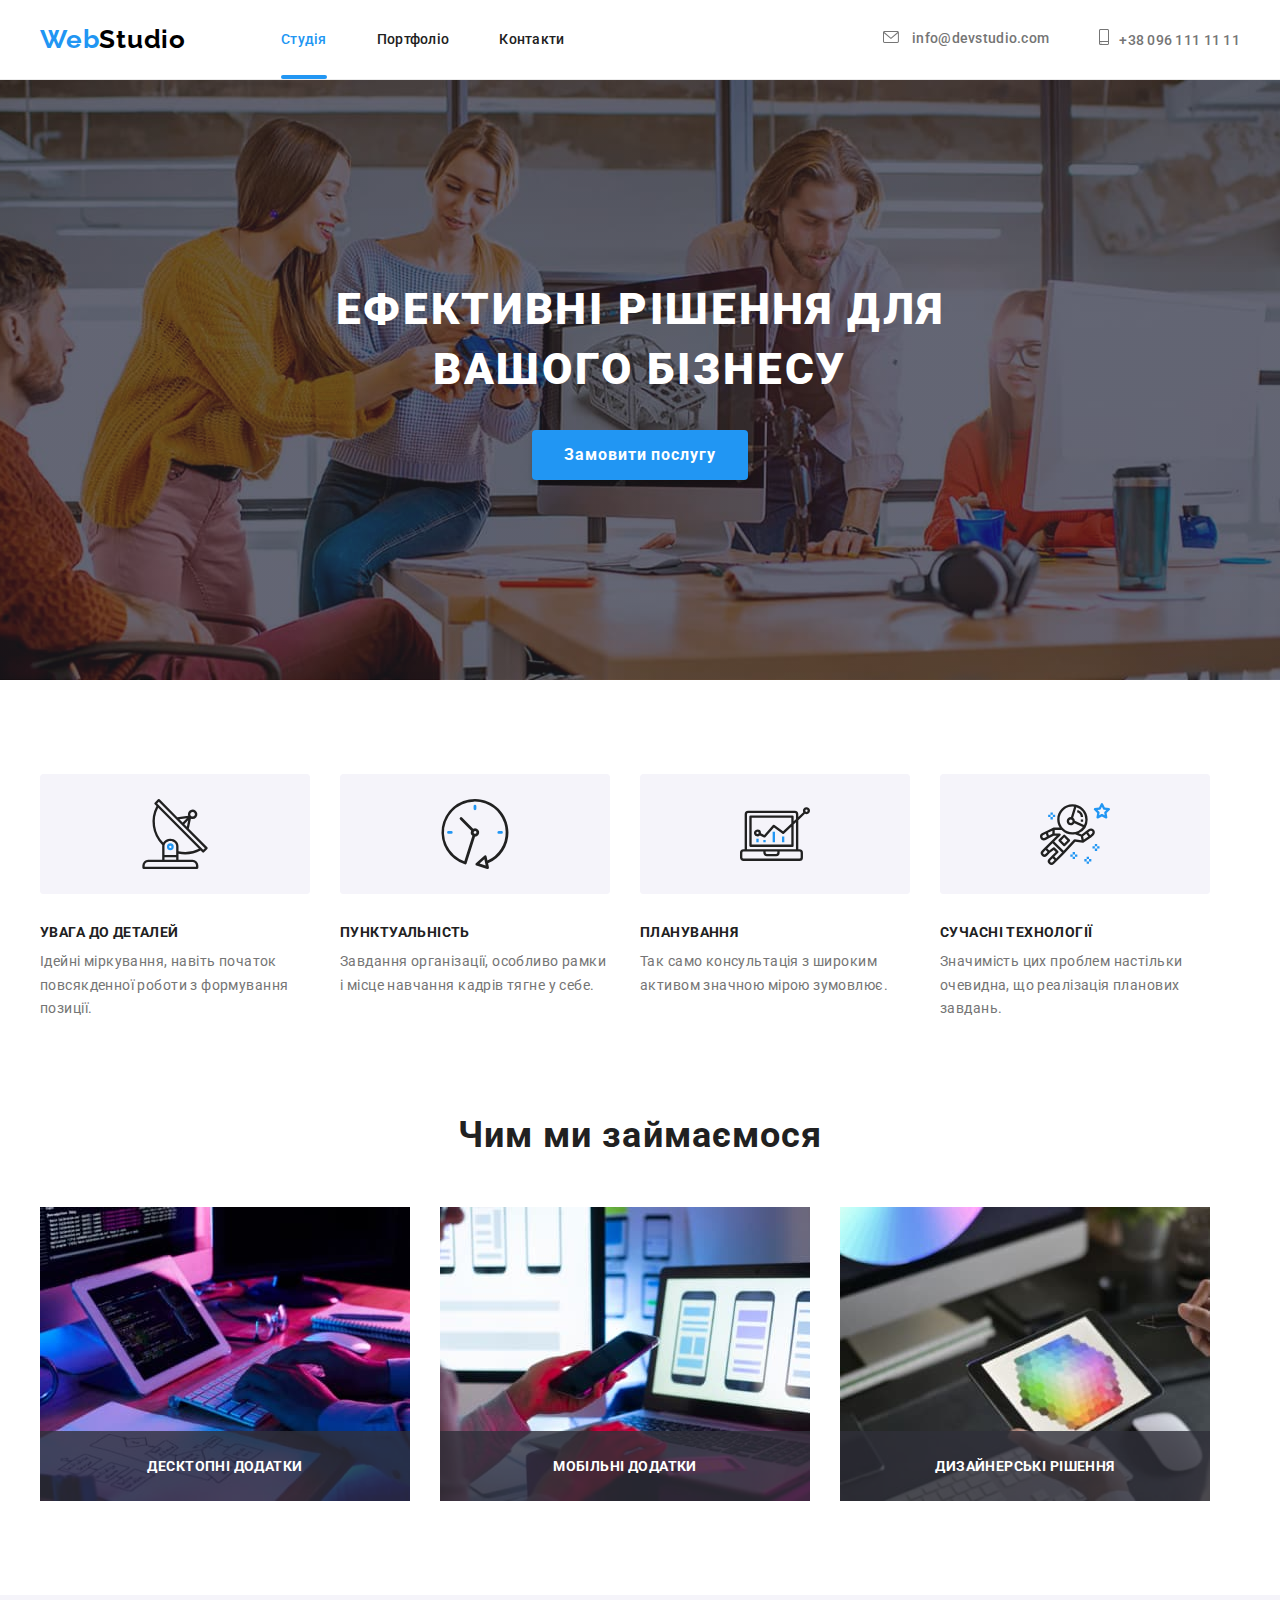
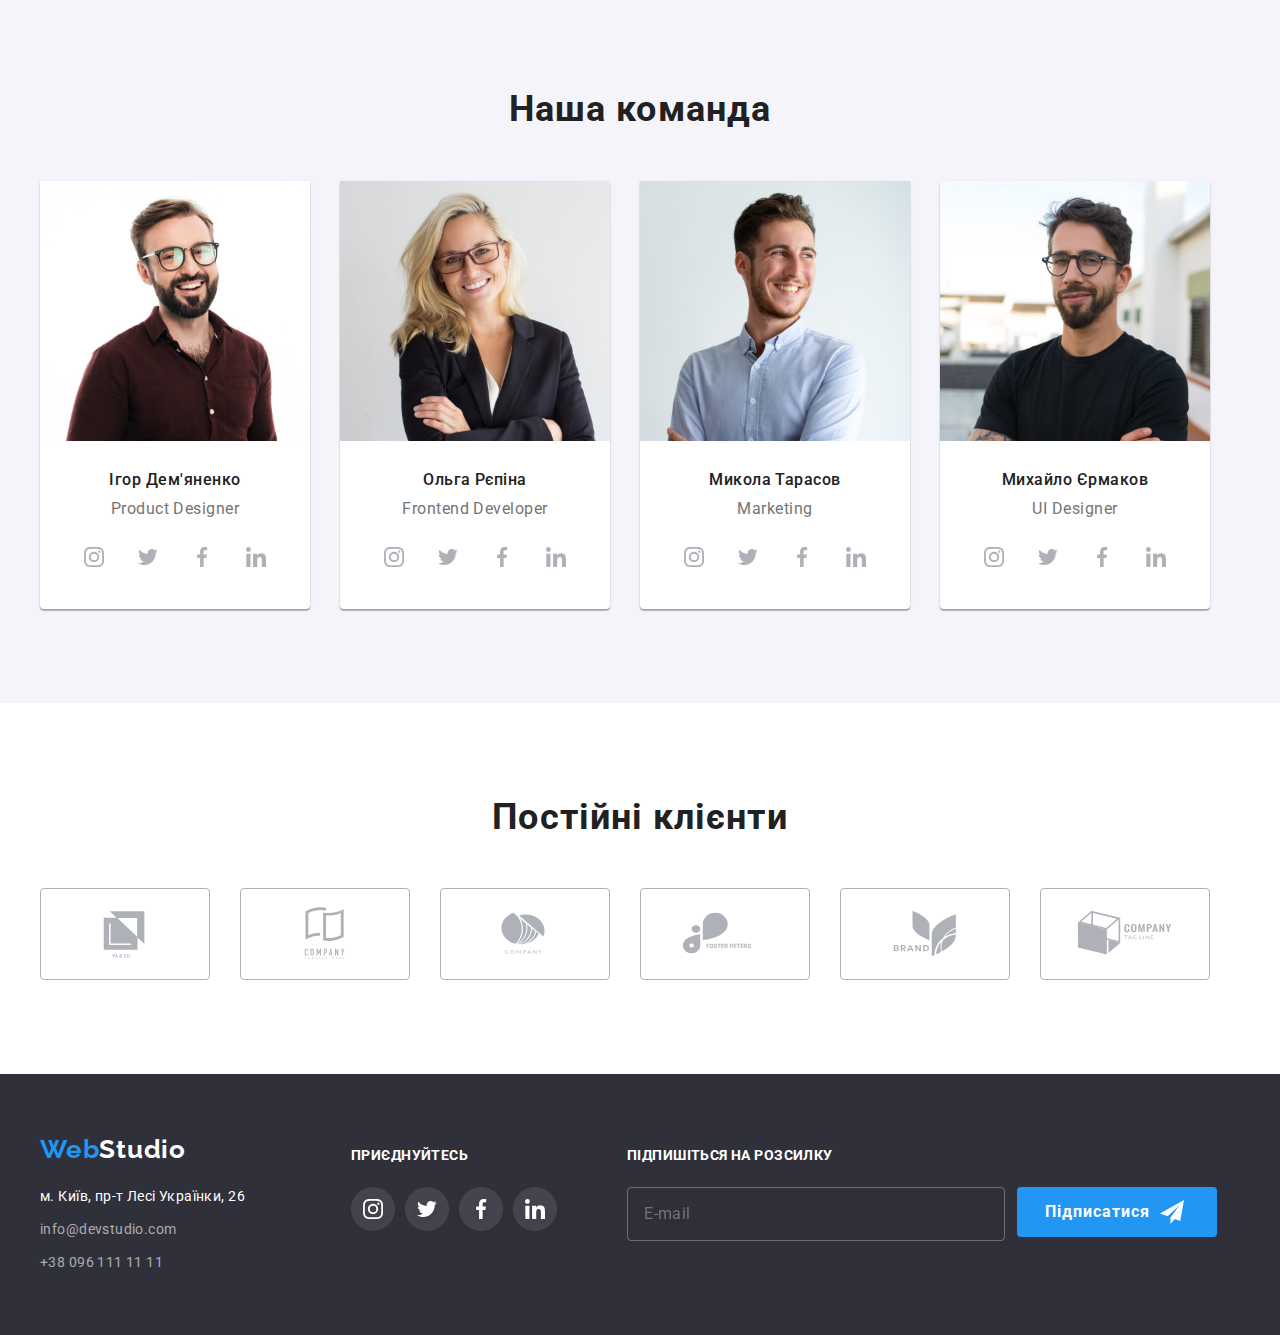
<file: index.html>
<!DOCTYPE html>
<html lang="uk">

<head>
    <meta charset="UTF-8">
    <meta http-equiv="X-UA-Compatible" content="IE=edge">
    <meta name="viewport" content="width=device-width, initial-scale=1.0">
    <link href="link" rel="preconnect">
<link rel="preconnect" href="https://fonts.gstatic.com" crossorigin>
<link rel="stylesheet" href="https://cdnjs.cloudflare.com/ajax/libs/modern-normalize/1.1.0/modern-normalize.min.css"
    integrity="sha512-wpPYUAdjBVSE4KJnH1VR1HeZfpl1ub8YT/NKx4PuQ5NmX2tKuGu6U/JRp5y+Y8XG2tV+wKQpNHVUX03MfMFn9Q=="
    crossorigin="anonymous" referrerpolicy="no-referrer" />
<link href="https://fonts.googleapis.com/css2?family=Raleway:wght@700&family=Roboto:wght@400;500;700;900&display=swap" rel="stylesheet">
    <title>Document</title>
    <link rel="stylesheet" href="./css/normalize.css">
    <link rel="stylesheet" href="./css/main.min.css">
   
</head>

<body>
    
   
        <header class="header">
            <div class="container main-header">
            <a href="./index.html" class="logo link" lang="en">Web<span class="logo__header">Studio</span> </a>
            <ul class="site-nav-list">
                <li class="site-nav-list__item"><a href="./index.html" class="site-nav-list__link current navigation-link">Студія</a></li>
                <li class="site-nav-list__item"><a href="./portfolio.html" class="site-nav-list__link ">Портфоліо</a></li>
                <li class="site-nav-list__item"><a href="" class="site-nav-list__link ">Контакти</a></li>
            </ul>
            <ul class="contact-list">
                <li class="contact-list__item"><a href="info@devstudio.com" class="contact-list__header-contact"> <svg class="mail-icon" width="16" height="12">
                    <use href="./image/icons.svg#icon-envelope"></use>
                </svg> info@devstudio.com</a></li>
                <li class="contact-list__item"><a href="tel:+380961111111" class="contact-list__header-contact"> <svg class="mail-icon" width="10" height="16">
                    <use href="./image/icons.svg#icon-smartphone"></use>
                </svg>+38 096 111 11 11</a></li>
            </ul>
            </div>
        </header>
    
    <main class="main">
        <section class="hero">
            <div class="container">
            <h1 class="hero__title">Ефективні рішення для вашого бізнесу</h1>
            <button type="button" class="hero__service-button" data-modal-open>Замовити послугу</button>
            </div>
        </section>
        <section class="benefits section">
            <div class="container">
            <h2 class="visually-hidden">Переваги</h2>
            <ul class="benefits__list list">
                <li class=" benefits__item">
                    <div class="benefits__contents"><svg class="benefits__icon" width="270" height="120">
                        <use href="./image/icons.svg#icon-Group-1"></use>
                    </svg></div>
                   
                    <h3 class="benefits__subtitle">УВАГА ДО ДЕТАЛЕЙ</h3>
                    <p class="benefits__text">Ідейні міркування, навіть початок повсякденної роботи з формування позиції.</p>
                </li>
                <li class="benefits__item">
                    <div class="benefits__contents">
                    <svg class="benefits__icon" width="270" height="120">
                        <use href="./image/icons.svg#icon-Group-2"></use>
                    </svg></div>
                    <h3 class="benefits__subtitle">ПУНКТУАЛЬНІСТЬ</h3>
                    <p class="benefits__text">Завдання організації, особливо рамки і місце навчання кадрів тягне у себе.</p>
                </li>
                <li class="benefits__item">
                    <div class="benefits__contents">
                    <svg class="benefits__icon" width="270" height="120">
                        <use href="./image/icons.svg#icon-Group-3"></use>
                    </svg></div>
                    <h3 class="benefits__subtitle">ПЛАНУВАННЯ</h3>
                    <p class="benefits__text">Так само консультація з широким активом значною мірою зумовлює.</p>
                </li>
                <li class="benefits__item">
                    <div class="benefits__contents">
                    <svg class="benefits__icon" width="270" height="120">
                        <use href="./image/icons.svg#icon-Group-4"></use>
                    </svg></div>
                    <h3 class="benefits__subtitle">СУЧАСНІ ТЕХНОЛОГІЇ</h3>
                    <p class="benefits__text">Значимість цих проблем настільки очевидна, що реалізація планових завдань.</p>
                </li>
            </ul>
            </div>
        </section>
        <section class="gallery section">
            <div class="container">
            <h3 class="gallery__title">Чим ми займаємося</h3>
            <ul class="gallery__list list">
                <li class="gallery__item">
                    <div class="gallery__thumb">
                    <img width="370" src="./image/box11.jpg" alt="програмне забезпечення">
                   <div class="gallery__desc"><p class="gallery__text">Десктопні додатки</p></div> 
                    </div>
                </li>
                <li class="gallery__item">
                    <div class="gallery__thumb">
                    <img width="370" src="./image/box12.jpg" alt="технічні характеристики">
                    <div class="gallery__desc"><p class="gallery__text">Мобільні додатки</p></div>
                    </div>
                </li>
                <li class="gallery__item">
                    <div class="gallery__thumb">
                    <img width="370" src="./image/box13.jpg" alt="веб-дизайн">
                    <div class="gallery__desc"> <p class="gallery__text">Дизайнерські рішення</p></div>
                    </div>
                </li>
            </ul>
            </div>
        </section>
        <section class="team__section section">
            <div class="container">
            <h3 class="team__title">Наша команда</h3>
            <ul class="team__list list">
                <li class="team__item">
                    <img width="270" src="./image/igor.jpg" alt="фото">
                    <div class="team__subject"><h3 class="team__name">Ігор Дем'яненко</h3>
                    <p class="team__work-position">Product Designer</p>
                    <ul class="social-networks__list list">
                        <li class="social-networks__item"><a href="" class="social-networks__link link"> 
                            <svg class="social-networks__icon" width="20" height="20">
                                <use href="./image/icons.svg#icon-instagram"></use>
                            </svg>
                        </a></li>
                        <li class="social-networks__item"><a href="" class="social-networks__link link">
                        <svg class="social-networks__icon" width="20" height="20">
                            <use href="./image/icons.svg#icon-Twitter"></use>
                        </svg>
                        </a></li>
                        <li class="social-networks__item"><a href="" class="social-networks__link link">
                            <svg class="social-networks__icon" width="20" height="20">
                                <use href="./image/icons.svg#icon-facebook"></use>
                            </svg>
                        </a></li>
                        <li class="social-networks__item"><a href="" class="social-networks__link link">
                            <svg class="social-networks__icon" width="20" height="20">
                                <use href="./image/icons.svg#icon-linkedin"></use>
                            </svg>
                        </a></li>
                    </ul>
                    </div>
                   
                </li>
                <li class="team__item">
                    <img width="270" src="./image/olia.jpg" alt="фото">
                    <div class="team__subject"><h3 class="team__name">Ольга Рєпіна</h3>
                    <p class="team__work-position">Frontend Developer</p>
                <ul class="social-networks__list list">
                    <li class="social-networks__item"><a href="" class="social-networks__link link">
                            <svg class="social-networks__icon" width="20" height="20">
                                <use href="./image/icons.svg#icon-instagram"></use>
                            </svg>
                        </a></li>
                    <li class="social-networks__item"><a href="" class="social-networks__link link">
                            <svg class="social-networks__icon" width="20" height="20">
                                <use href="./image/icons.svg#icon-Twitter"></use>
                            </svg>
                        </a></li>
                    <li class="social-networks__item"><a href="" class="social-networks__link link">
                            <svg class="social-networks__icon" width="20" height="20">
                                <use href="./image/icons.svg#icon-facebook"></use>
                            </svg>
                        </a></li>
                    <li class="social-networks__item"><a href="" class="social-networks__link link">
                            <svg class="social-networks__icon" width="20" height="20">
                                <use href="./image/icons.svg#icon-linkedin"></use>
                            </svg>
                        </a></li>
                </ul>
                    </div>
                   
                </li>
                <li class="team__item">
                    <img width="270" src="./image/kolia.jpg" alt="фото">
                    <div class="team__subject"><h3 class="team__name">Микола Тарасов</h3>
                    <p class="team__work-position">Marketing</p>
            <ul class="social-networks__list list">
                <li class="social-networks__item"><a href="" class="social-networks__link link">
                        <svg class="social-networks__icon" width="20" height="20">
                            <use href="./image/icons.svg#icon-instagram"></use>
                        </svg>
                    </a></li>
                <li class="social-networks__item"><a href="" class="social-networks__link link">
                        <svg class="social-networks__icon" width="20" height="20">
                            <use href="./image/icons.svg#icon-Twitter"></use>
                        </svg>
                    </a></li>
                <li class="social-networks__item"><a href="" class="social-networks__link link">
                        <svg class="social-networks__icon" width="20" height="20">
                            <use href="./image/icons.svg#icon-facebook"></use>
                        </svg>
                    </a></li>
                <li class="social-networks__item"><a href="" class="social-networks__link link">
                        <svg class="social-networks__icon" width="20" height="20">
                            <use href="./image/icons.svg#icon-linkedin"></use>
                        </svg>
                    </a></li>
            </ul></div>
                   
                </li>
                <li class="team__item">
                    <img width="270" src="./image/misha.jpg" alt="фото">
                    <div class="team__subject"><h3 class="team__name">Михайло Єрмаков</h3>
                    <p class="team__work-position">UI Designer</p>
                <ul class="social-networks__list list">
                    <li class="social-networks__item"><a href="" class="social-networks__link link">
                            <svg class="social-networks__icon" width="20" height="20">
                                <use href="./image/icons.svg#icon-instagram"></use>
                            </svg>
                        </a></li>
                    <li class="social-networks__item"><a href="" class="social-networks__link link">
                            <svg class="social-networks__icon" width="20" height="20">
                                <use href="./image/icons.svg#icon-Twitter"></use>
                            </svg>
                        </a></li>
                    <li class="social-networks__item"><a href="" class="social-networks__link link">
                            <svg class="social-networks__icon" width="20" height="20">
                                <use href="./image/icons.svg#icon-facebook"></use>
                            </svg>
                        </a></li>
                    <li class="social-networks__item"><a href="" class="social-networks__link link">
                            <svg class="social-networks__icon" width="20" height="20">
                                <use href="./image/icons.svg#icon-linkedin"></use>
                            </svg>
                        </a></li>
                </ul></div>
                    
                </li>
            </ul>
            </div>
        </section>
        <section class="client__section section">
            <div class="container">
            <h3 class="client__title">Постійні клієнти</h3>
            <ul class="client__list list">
                <li class="client__item"><a href="" class="client__link link">
                    <svg class="client__icon" width="106" height="60">
                    <use href="./image/icons.svg#icon-Logo-6"></use>
                </svg></a></li>
            <li class="client__item"><a href="" class="client__link link">
                    <svg class="client__icon" width="106" height="60">
                        <use href="./image/icons.svg#icon-Logo-1"></use>
                    </svg></a></li>
                <li class="client__item"><a href="" class="client__link link">
                        <svg class="client__icon" width="106" height="60">
                            <use href="./image/icons.svg#icon-Logo-2"></use>
                        </svg></a></li>
                <li class="client__item"><a href="" class="client__link link">
                        <svg class="client__icon" width="106" height="60">
                            <use href="./image/icons.svg#icon-Logo-3"></use>
                        </svg></a></li>
                <li class="client__item"><a href="" class="client__link link">
                        <svg class="client__icon" width="106" height="60">
                            <use href="./image/icons.svg#icon-Logo-4"></use>
                        </svg></a></li>
                <li class="client__item"><a href="" class="client__link link">
                        <svg class="client__icon" width="106" height="60">
                            <use href="./image/icons.svg#icon-Logo-5"></use>
                        </svg></a></li>

            </ul>
            </div>

        </section>

    </main>
<footer class="footer">
    <div class="footer-container container">
        <div>
                <a href="/" class="logo link" lang="en">Web<span class="footer-logo">Studio</span> </a>
                
                <address class="footer-address">
                    м. Київ, пр-т Лесі Українки, 26
                </address>
                
                <address>
                    <a href="info@devstudio.com" class="footer-contact mail">info@devstudio.com</a>
                    <a href="tel:+380961111111" class="footer-contact tel">+38 096 111 11 11</a>
                </address>
                </div>
            <div class="conteiner-soc">
                <h4 class="title-footer">приєднуйтесь</h4>
                <ul class="footer-soc-list list">
                    <li class="social-networks__item"><a href="" class="footer-soc-link link">
                            <svg class="footer-soc-icon" width="20" height="20">
                                <use href="./image/icons.svg#icon-instagram"></use>
                            </svg>
                        </a></li>
                    <li class="social-networks__item"><a href="" class="footer-soc-link link">
                            <svg class="footer-soc-icon" width="20" height="20">
                                <use href="./image/icons.svg#icon-Twitter"></use>
                            </svg>
                        </a></li>
                    <li class="social-networks__item"><a href="" class="footer-soc-link link">
                            <svg class="footer-soc-icon" width="20" height="20">
                                <use href="./image/icons.svg#icon-facebook"></use>
                            </svg>
                        </a></li>
                    <li class="social-networks__item"><a href="" class="footer-soc-link link">
                            <svg class="footer-soc-icon" width="20" height="20">
                                <use href="./image/icons.svg#icon-linkedin"></use>
                            </svg>
                        </a></li>
                </ul>
            </div>
        
        <div class="conteiner-form">
            <h4 class="title-footer">Підпишіться на розсилку</h4>
    <form class="footer-form">
        <label>
            <input class="input-footer" type="email" name="email" placeholder="E-mail">
        </label>
        <button type="button" class="form-button" >Підписатися <svg class="footer-button-icon" width="24" height="24">
            <use href="./image/icons.svg#icon-icon-send"></use>
        </svg></button> 
    </form>

        </div>
        </div>
    
</footer>
<div class="backdrop is-hidden " data-modal>
    <div class="modal ">
        <button type="button" class="modal-close" data-modal-close><svg class="modal-icon" width="11" height="11">
            <use href="./image/icons.svg#icon-Vector-1"></use>
        </svg></button>
        <p class="modal-title">Залиште свої дані, ми вам передзвонимо</p>
        <form class="modal-form">
            <div class="input-field">
            <label class="modal-form-title"  for="user-name">Ім'я</label>
             <input type="text" class="form-input" name="user-name" id="user-name">
            <svg class="modal-icon-form" width="18" height="18">
                <use href="./image/icons.svg#icon-person-black"></use>
            </svg>
            </div>
            <div class="input-field">
            <label class="modal-form-title" for="user-tel">Телефон</label>
            <input type="text" class="form-input" name="user-tel" id="user-tel">
                <svg class="modal-icon-form" width="18" height="18">
                    <use href="./image/icons.svg#icon-phone-black"></use>
                </svg>
            </div>
            <div class="input-field">
            <label class="modal-form-title" for="user-email">Пошта</label>
            <input type="text" class="form-input" name="user-email" id="user-email">
                <svg class="modal-icon-form" width="18" height="18">
                    <use href="./image/icons.svg#icon-email-black"></use>
                </svg>
            </div>
            <div class="input-field">
                <label class="modal-form-title" for="user-comment">Коментар</label>
                <textarea class="form-input form-feedback" name="user-comment" rows="10" placeholder="Введіть текст"></textarea>
            </div>

            <input type="checkbox" 
                   name="user-policy" 
                   value="true" 
                   class="input-check visually-hidden"
                   id="user-policy"
                   >
            <label for="user-policy" class="check-text">
                <span><svg class="check-icon" width="11" height="8">
                    <use href="./image/icons.svg#icon-icon-check"></use>
                </svg></span> Погоджуюся з розсилкою та приймаю <a href="" class="link-form ">Умови договору</a></label>
    <button type="submit" class="button-form">Відправити</button>
        </form>
    </div>
</div>
  <script src="./js/modal.js"></script>
</body>


</html>
</file>
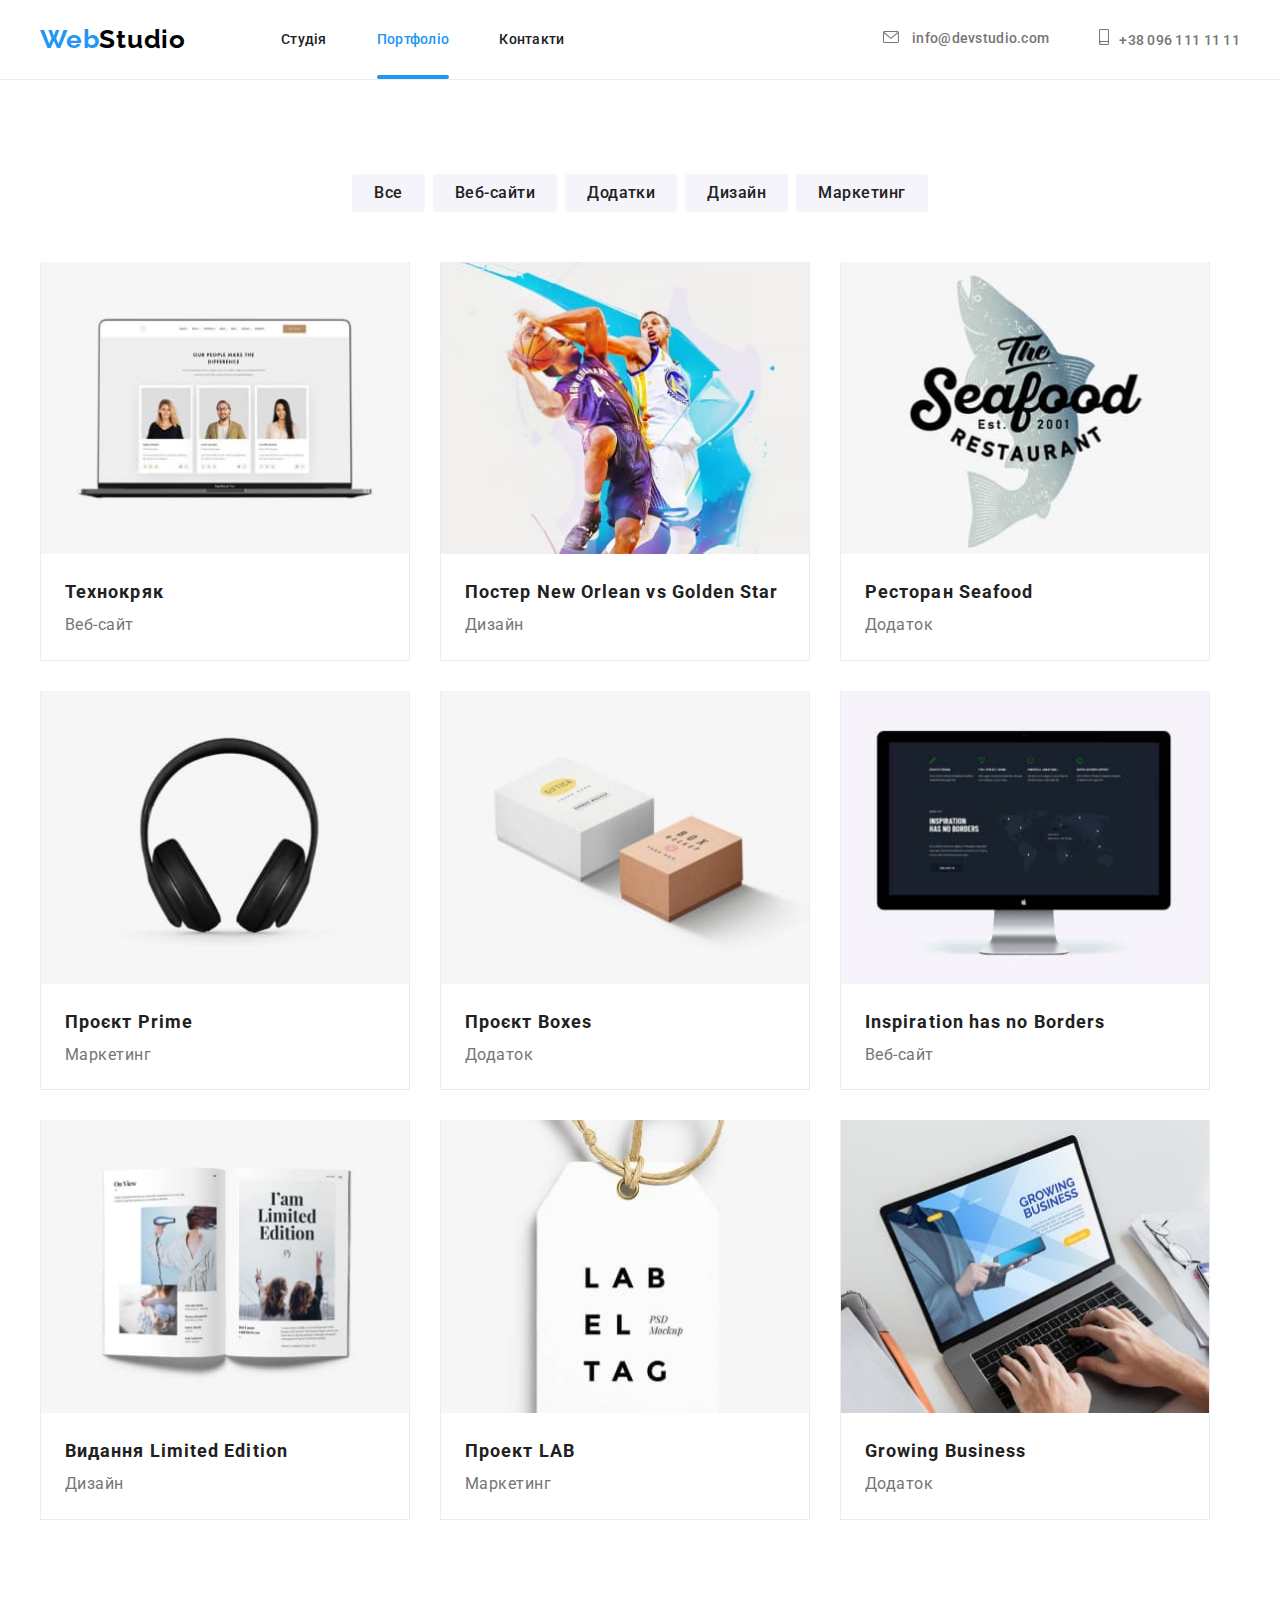
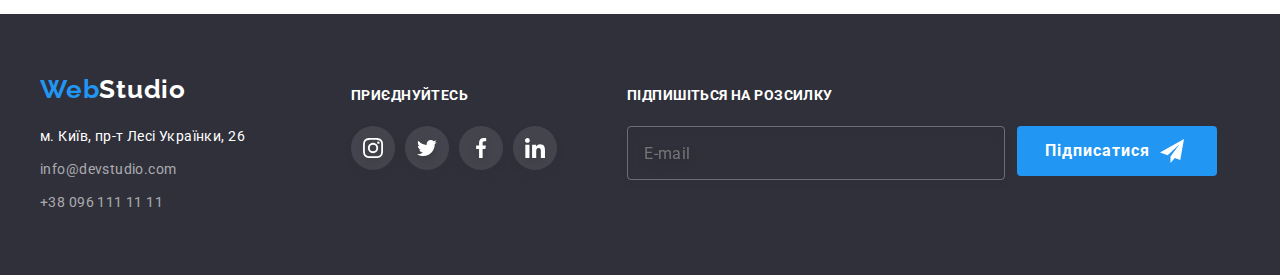
<file: portfolio.html>
<!DOCTYPE html>
<html lang="uk">

<head>
    <meta charset="UTF-8">
    <meta http-equiv="X-UA-Compatible" content="IE=edge">
    <meta name="viewport" content="width=device-width, initial-scale=1.0">
    <link href="link" rel="preconnect" >
<link rel="preconnect" href="https://fonts.gstatic.com" crossorigin>
<link rel="stylesheet" href="https://cdnjs.cloudflare.com/ajax/libs/modern-normalize/1.1.0/modern-normalize.min.css"
    integrity="sha512-wpPYUAdjBVSE4KJnH1VR1HeZfpl1ub8YT/NKx4PuQ5NmX2tKuGu6U/JRp5y+Y8XG2tV+wKQpNHVUX03MfMFn9Q=="
    crossorigin="anonymous" referrerpolicy="no-referrer" />
<link href="https://fonts.googleapis.com/css2?family=Raleway:wght@700&family=Roboto:wght@400;500;700;900&display=swap" rel="stylesheet">
    <title>Document</title>
    <link rel="stylesheet" href="./css/normalize.css">
    <link rel="stylesheet" href="./css/main.min.css">
    
</head>

<body>
    
        <header class="header">
            <div class="container main-header">
                <a href="./index.html" class="logo link" lang="en">Web<span class="logo__header">Studio</span> </a>
                <ul class="site-nav-list">
                    <li class="site-nav-list__item"><a href="./index.html" class="site-nav-list__link  ">Студія</a></li>
                    <li class="site-nav-list__item"><a href="./portfolio.html" class="site-nav-list__link current navigation-link">Портфоліо</a></li>
                    <li class="site-nav-list__item"><a href="" class="site-nav-list__link ">Контакти</a></li>
                </ul>
                <ul class="contact-list">
                    <li class="contact-list__item"><a href="info@devstudio.com" class="contact-list__header-contact"> <svg class="mail-icon" width="16"
                                height="12">
                                <use href="./image/icons.svg#icon-envelope"></use>
                            </svg> info@devstudio.com</a></li>
                    <li class="contact-list__item"><a href="tel:+380961111111" class="contact-list__header-contact"> <svg class="mail-icon" width="10"
                                height="16">
                                <use href="./image/icons.svg#icon-smartphone"></use>
                            </svg>+38 096 111 11 11</a></li>
                </ul>
            </div>
        </header>
    <main>
        <section class="section">
            <div class="container">

            
       <h1 class="visually-hidden">Портфоліо</h1>
       <ul class="list list-btn">
        <li class="btn-link"><button type="button" class="btn-port">Все</button></li>
        <li class="btn-link"><button type="button" class="btn-port">Веб-сайти</button></li>
        <li class="btn-link"><button type="button" class="btn-port">Додатки</button></li>
        <li class="btn-link"><button type="button" class="btn-port">Дизайн</button></li>
        <li class="btn-link"><button type="button" class="btn-port">Маркетинг</button></li>
       </ul>
       <ul class="list list-port">
        <li class="item-port">
            <a href="" class="link-port">
            <div class="port-top-wrap"><img width="370" src="./image/port1.jpg" alt="ноутбук">
            <p class="service-port excerpt ">Ресурс пропонує комплексні пропозиції з різним рівнем функціоналу та сервісів. Все це дозволить
                відвідувачу отримати
                вичерпні відомості про компанію чи приватну особу.</p>
            </div>
            <div class="content-item">
            <h2 class="title-port">Технокряк</h2>
            <p class="view">Веб-сайт</p>
            </div>
            
            </a>
        </li>

        <li class="item-port">
            <a href="" class="link-port">
                <div class="port-top-wrap"><img width="370" src="./image/port2.jpg" alt="баскетбол">
                <p class="service-port">Ресурс пропонує комплексні пропозиції з різним рівнем функціоналу та сервісів. Все це дозволить
                    відвідувачу отримати
                    вичерпні відомості про компанію чи приватну особу.</p></div>
                
                <div class="content-item">
                <h2 class="title-port">Постер <span lang="en">New Orlean vs Golden Star</span> </h2>
                <p class="view">Дизайн</p>
                </div>
          
            </a>
        </li>

        <li class="item-port">
            <a href="" class="link-port">
                <div class="port-top-wrap">
                <img width="370" src="./image/port3.jpg" alt="емблема ресторану">
                <p class="service-port">Ресурс пропонує комплексні пропозиції з різним рівнем функціоналу та сервісів. Все це дозволить
                    відвідувачу отримати
                    вичерпні відомості про компанію чи приватну особу.</p></div>
                <div class="content-item">
                <h2 class="title-port">Ресторан <span lang="en">Seafood</span> </h2>
                <p class="view">Додаток</p>
                </div>
               
            </a>
        </li>

        <li class="item-port">
            <a href="" class="link-port">
                <div class="port-top-wrap">
                <img width="370" src="./image/port4.jpg" alt="навушники">
                <p class="service-port">Ресурс пропонує комплексні пропозиції з різним рівнем функціоналу та сервісів. Все це дозволить
                    відвідувачу отримати
                    вичерпні відомості про компанію чи приватну особу.</p></div>
                <div class="content-item">
                <h2 class="title-port">Проєкт <span lang="en">Prime</span> </h2>
                <p class="view">Маркетинг</p>
                </div>
                
            </a>
        </li>

        <li class="item-port">
            <a href="" class="link-port">
                <div class="port-top-wrap">
                <img width="370" src="./image/port5.jpg" alt="коробки">
                <p class="service-port">Ресурс пропонує комплексні пропозиції з різним рівнем функціоналу та сервісів. Все це дозволить
                    відвідувачу отримати
                    вичерпні відомості про компанію чи приватну особу.</p> </div>
                <div class="content-item">
                <h2 class="title-port">Проєкт <span lang="en">Boxes</span> </h2>
                <p class="view">Додаток</p>
                </div>
                
            </a>
        </li>

        <li class="item-port">
            <a href="" class="link-port">
                <div class="port-top-wrap">
                <img width="370" src="./image/port6.jpg" alt="монітор">
                <p class="service-port">Ресурс пропонує комплексні пропозиції з різним рівнем функціоналу та сервісів. Все це дозволить
                    відвідувачу отримати
                    вичерпні відомості про компанію чи приватну особу.</p> </div>
                <div class="content-item">
                <h2 class="title-port" lang="en">Inspiration has no Borders</h2>
                <p class="view">Веб-сайт</p>
                </div>
                
            </a>
        </li>

        <li class="item-port">
            <a href="" class="link-port">
                <div class="port-top-wrap">
                <img width="370" src="./image/port7.jpg" alt="журнал">
                <p class="service-port">Ресурс пропонує комплексні пропозиції з різним рівнем функціоналу та сервісів. Все це дозволить
                    відвідувачу отримати
                    вичерпні відомості про компанію чи приватну особу.</p> </div>
                <div class="content-item">
                <h2 class="title-port">Видання <span lang="en">Limited Edition</span> </h2>
                <p class="view">Дизайн</p>
                </div>
              
            </a>
        </li>

        <li class="item-port">
            <a href="" class="link-port">
                <div class="port-top-wrap">
                <img width="370" src="./image/port8.jpg" alt="етікетка">
                <p class="service-port">Ресурс пропонує комплексні пропозиції з різним рівнем функціоналу та сервісів. Все це дозволить
                    відвідувачу отримати
                    вичерпні відомості про компанію чи приватну особу.</p></div>
                <div class="content-item">
                <h2 class="title-port">Проект <span lang="en">LAB</span></h2>
                <p class="view">Маркетинг</p>
                </div>
                
            </a>
        </li>

        <li class="item-port">
            <a href="" class="link-port">
                <div class="port-top-wrap">
                <img width="370" src="./image/port9.jpg" alt="робоче місце">
                <p class="service-port">Ресурс пропонує комплексні пропозиції з різним рівнем функціоналу та сервісів. Все це дозволить
                    відвідувачу отримати
                    вичерпні відомості про компанію чи приватну особу.</p></div>
                <div class="content-item">
                <h2 class="title-port" lang="en">Growing Business</h2>
                <p class="view">Додаток</p>
                </div>
                
            </a>
        </li>
       </ul>
    </div>
        </section>
    </main>
<footer class="footer">
    <div class="container footer-container">
        <div>
            <a href="/" class="logo link" lang="en">Web<span class="footer-logo">Studio</span> </a>

            <address class="footer-address">
                м. Київ, пр-т Лесі Українки, 26
            </address>

            <address>
                <a href="info@devstudio.com" class="footer-contact mail">info@devstudio.com</a>
                <a href="tel:+380961111111" class="footer-contact tel">+38 096 111 11 11</a>
            </address>
        </div>
        <div class="conteiner-soc">
            <h4 class="title-footer">приєднуйтесь</h4>
            <ul class="footer-soc-list list">
                <li class="team-soc-item"><a href="" class="footer-soc-link link">
                        <svg class="footer-soc-icon" width="20" height="20">
                            <use href="./image/icons.svg#icon-instagram"></use>
                        </svg>
                    </a></li>
                <li class="team-soc-item"><a href="" class="footer-soc-link link">
                        <svg class="footer-soc-icon" width="20" height="20">
                            <use href="./image/icons.svg#icon-Twitter"></use>
                        </svg>
                    </a></li>
                <li class="team-soc-item"><a href="" class="footer-soc-link link">
                        <svg class="footer-soc-icon" width="20" height="20">
                            <use href="./image/icons.svg#icon-facebook"></use>
                        </svg>
                    </a></li>
                <li class="team-soc-item"><a href="" class="footer-soc-link link">
                        <svg class="footer-soc-icon" width="20" height="20">
                            <use href="./image/icons.svg#icon-linkedin"></use>
                        </svg>
                    </a></li>
            </ul>
        </div>
        <div class="conteiner-form">
            <h4 class="title-footer">Підпишіться на розсилку</h4>
            <form class="footer-form">
                <label>
                    <input class="input-footer" type="email" name="email" placeholder="E-mail">
                </label>
                <button type="button" class="form-button">Підписатися <svg class="footer-button-icon" width="24" height="24">
                        <use href="./image/icons.svg#icon-icon-send"></use>
                    </svg></button>
            </form>
        
        </div>
    </div>


</footer>
    
    </body>

</html>
</file>
<file: css/main.min.css>
:root{--primary-font: "Roboto", sans-serif;--secondary-font: "Raleway", sans-serif;--primary-text-color: #757575;--title-text-color: #212121;--accent-color: #2196F3;--accent-color-title: #FFFFFF;--accent-color-logo: #000000;--backgroung-accent: #2F303A;--transparent-color: rgba(255, 255, 255, 0.6);--icon-color: #AFB1B8;--border-color:#ECECEC;--background-accent-color:#F5F4FA;--background-color-btn:#188CE8;--transition-function: 250ms cubic-bezier(0.4, 0, 0.2, 1)}.footer-logo,.logo__header,.logo{font-family:var(--secondary-font);font-style:normal;font-weight:700;font-size:26px;line-height:1.19;letter-spacing:.03em}.client__title,.team__title,.gallery__title{font-weight:700;font-size:36px;line-height:1.16;text-align:center;letter-spacing:.03em;color:var(--title-text-color);margin-top:0;margin-bottom:50px}.link{display:flex;text-decoration:none}.list{margin:0;padding:0;list-style:none}.section{padding-top:94px;padding-bottom:94px}.container{width:1200px;padding-left:15px;padding-right:15px;margin:0 auto}body{font-family:var(--primary-font);color:var(--primary-text-color);margin:0}.logo{color:var(--accent-color);margin-right:95px}.logo__header{color:var(--accent-color-logo)}.footer-logo{color:var(--accent-color-title);margin-bottom:20px}.backdrop{position:fixed;top:0;width:100%;height:100%;background:rgba(0,0,0,.2);transition:opacity var(--transition-function),visibility var(--transition-function)}.backdrop.is-hidden .modal{transform:translate(-50%, -50%) scale(0)}.is-hidden{opacity:0;visibility:hidden;pointer-events:none}.visually-hidden{position:absolute;width:1px;height:1px;margin:-1px;border:0;padding:0;white-space:nowrap;-webkit-clip-path:inset(100%);clip-path:inset(100%);clip:rect(0 0 0 0);overflow:hidden}.modal{position:absolute;width:528px;min-height:581px;padding:40px;background:var(--accent-color-title);box-shadow:0px 1px 3px rgba(0,0,0,.12),0px 1px 1px rgba(0,0,0,.14),0px 2px 1px rgba(0,0,0,.2);border-radius:4px;top:50%;left:50%;transform:translate(-50%, -50%) scale(1);transition:transform var(--transition-function)}.modal-close{position:absolute;background:var(--accent-color-title);border:1px solid rgba(0,0,0,.1);border-radius:50%;top:9px;right:9px;width:30px;height:30px;cursor:pointer}.modal-icon{fill:#000}.modal-close:hover .modal-icon,.modal-close:focus .modal-icon{fill:var(--accent-color)}.modal-title{font-family:var(--primary-font);font-style:normal;font-weight:700;font-size:20px;line-height:23px;text-align:center;letter-spacing:.03em;color:var(--title-text-color);margin-top:0;margin-bottom:10px}.form-input{width:100%;height:40px;border:1px solid rgba(33,33,33,.2);border-radius:4px;padding-left:40px;font-size:16px;color:var(--primary-text-color);transition:outline-color var(--transition-function);margin-top:4px}.form-input:focus{outline-color:var(--accent-color)}.form-input::-moz-placeholder{font-weight:400;font-size:12px;line-height:14px;letter-spacing:.01em;color:rgba(117,117,117,.5)}.form-input:-ms-input-placeholder{font-weight:400;font-size:12px;line-height:14px;letter-spacing:.01em;color:rgba(117,117,117,.5)}.form-input::placeholder{font-weight:400;font-size:12px;line-height:14px;letter-spacing:.01em;color:rgba(117,117,117,.5)}.button-form{font-weight:700;width:200px;height:50px;background:var(--accent-color);box-shadow:0px 4px 4px rgba(0,0,0,.15);border-radius:4px;letter-spacing:.06em;color:#fff;border:#fff;display:flex;align-items:center;justify-content:center;margin:0 auto;margin-top:30px;cursor:pointer}.button-form:hover,.button-form:focus{background:var(--background-color-btn)}.modal-form-title{font-weight:400;font-size:12px;line-height:14px;letter-spacing:.01em;color:var(--primary-text-color)}.form-feedback{resize:none;height:120px;padding-left:16px;padding-right:16px;padding-top:12px;padding-bottom:12px;margin-top:4px}.checkbox-title{display:flex;font-weight:400;font-size:14px;line-height:24px;letter-spacing:.03em;color:var(--primary-text-color)}.link-form{text-decoration:none;letter-spacing:.03em;-webkit-text-decoration-line:underline;text-decoration-line:underline;color:var(--accent-color)}.input-field{margin-bottom:10px;position:relative}.modal-icon-form{position:absolute;left:12px;top:50%}.form-input:focus+.modal-icon-form{fill:var(--accent-color)}.check-text{font-weight:400;font-size:14px;line-height:24px;letter-spacing:.03em;color:var(--primary-text-color);display:flex;align-items:center;justify-content:center;cursor:pointer;margin-top:10px}.check-text span{width:16px;height:15px;border:2px solid var(--accent-color-logo);border-radius:3px;margin-right:5px;display:flex;align-items:center;justify-content:center;transition:background-color var(--transition-function),border-color var(--transition-function)}.input-check:checked+.check-text span{background-color:var(--accent-color);border-color:var(--accent-color)}.input-check:focus+.check-text span{border-color:var(--accent-color)}.check-icon{fill:rgba(0,0,0,0);transition:fill 250ms cubic-bezier(0.4, 0, 0.2, 1)}.input-check:checked+.check-text .check-icon{fill:var(--accent-color-title)}.hero__title{font-weight:900;font-size:44px;line-height:1.36;text-align:center;letter-spacing:.06em;text-transform:uppercase;color:var(--accent-color-title);margin:auto;width:696px}.hero__service-button{width:216px;height:50px;font-weight:700;font-size:16px;line-height:30px;align-items:center;text-align:center;letter-spacing:.06em;color:var(--accent-color-title);background-color:var(--accent-color);cursor:pointer;display:block;margin:0 auto;margin-top:30px;border:none;box-shadow:0px 4px 4px rgba(0,0,0,.15);border-radius:4px}.hero__service-button:hover,.hero__service-button:focus{background:var(--background-color-btn)}.hero{background-color:var(--backgroung-accent);background-image:linear-gradient(rgba(47, 48, 58, 0.4), rgba(47, 48, 58, 0.4)),url(../image/overlay.jpg);max-width:1600px;background-repeat:no-repeat;background-position:center;margin:0 auto;padding-top:200px;padding-bottom:200px}.header{display:flex;align-items:center;border-bottom:1px solid var(--border-color);padding-top:24px;padding-bottom:24px}.main-header{display:flex;align-items:center}.mail-icon{margin-right:10px;background-color:rgba(0,0,0,0);fill:var(--primary-text-color)}.site-nav-list__link{font-weight:500;font-size:14px;line-height:1.14;letter-spacing:.02em;color:var(--title-text-color);text-decoration:none;transition:var(--transition-function)}.site-nav-list__link:hover,.site-nav-list__link:focus{color:var(--accent-color)}.navigation-link{position:relative}.current{color:var(--accent-color)}.current::after{content:"";position:absolute;display:block;width:100%;height:4px;bottom:-1px;left:0;background:var(--accent-color);border:none;border-radius:2px;bottom:-32px}.contact-list__header-contact{font-weight:500;font-size:14px;line-height:1.14;letter-spacing:.02em;color:var(--primary-text-color);text-decoration:none;transition:var(--transition-function)}.contact-list__header-contact:hover,.contact-list__header-contact:focus{color:var(--accent-color)}.mail-icon{transition:var(--transition-function)}.contact-list__header-contact:hover .mail-icon,.contact-list__header-contact:focus .mail-icon{color:var(--accent-color);fill:var(--accent-color)}.site-nav-list{display:flex;list-style:none;margin:0;padding:0}.site-nav-list .site-nav-list__item:not(:last-child){margin-right:50px}.list .header-link.current{color:var(--accent-color)}.contact-list{padding:0;display:flex;list-style:none;margin-left:auto;margin-top:0;margin-bottom:0}.contact-list .contact-list__item+.contact-list__item{margin-left:50px}.benefits{padding-bottom:47px}.benefits__list{display:flex;list-style:none;margin-right:30px}.benefits__list .benefits__item:not(:last-child){margin-right:30px}.benefits__contents{width:270px;height:120px;background:var(--background-accent-color);border-radius:4px;margin-bottom:30px}.benefits__subtitle{font-weight:700;font-size:14px;line-height:16px;letter-spacing:.03em;text-transform:uppercase;color:var(--title-text-color);margin:0}.benefits__text{font-weight:400;font-size:14px;line-height:1.71;letter-spacing:.03em;color:var(--primary-text-color);margin-top:10px;margin-bottom:0}.gallery{padding-top:47px}.gallery__list{display:flex}.gallery__list .gallery__item:not(:last-child){margin-right:30px}.gallery__thumb{position:relative}.gallery__desc{width:370px;height:70px;background:rgba(47,48,58,.8);position:absolute;left:0;bottom:0;display:flex;align-items:center;justify-content:center}.gallery__text{font-weight:700;font-size:14px;line-height:16px;text-align:center;letter-spacing:.03em;text-transform:uppercase;color:var(--accent-color-title);margin:0}.team__section{background:var(--background-accent-color)}.team__list{display:flex}.team__list .team__item:not(:last-child){margin-right:30px}.team__item{box-shadow:0px 1px 3px rgba(0,0,0,.12),0px 1px 1px rgba(0,0,0,.14),0px 2px 1px rgba(0,0,0,.2);border-radius:0px 0px 4px 4px;background-color:#fff}.team__subject{padding-top:30px;padding-bottom:30px}.team__name{font-weight:500;font-size:16px;line-height:1.18;text-align:center;letter-spacing:.03em;color:var(--title-text-color);margin-top:0;margin-bottom:0}.team__work-position{font-weight:400;font-size:16px;line-height:1.18;text-align:center;letter-spacing:.03em;color:var(--primary-text-color);margin-top:10px;margin-bottom:16px}.social-networks__list{display:flex;justify-content:center;gap:10px}.social-networks__link{width:44px;height:44px;border-radius:50%;display:flex;align-items:center;justify-content:center;transition:var(--transition-function)}.social-networks__link:hover,.social-networks__link:focus{background-color:var(--accent-color)}.social-networks__icon{fill:var(--icon-color);transition:var(--transition-function)}.social-networks__link:hover .social-networks__icon,.social-networks__link:focus .social-networks__icon{fill:var(--accent-color-title)}.client__list{display:flex;flex-wrap:wrap;gap:30px}.client__link{width:170px;height:92px;border:1px solid var(--icon-color);border-radius:4px;box-sizing:border-box;align-items:center;justify-content:center;transition:var(--transition-function)}.client__link:hover,.client__link:focus{border:1px solid var(--accent-color);border-radius:4px}.client__icon{fill:var(--icon-color);transition:var(--transition-function)}.client__link:hover .client__icon,.client__link:focus .client__icon{fill:var(--accent-color)}.footer{display:flex;background:var(--backgroung-accent);padding-top:60px;padding-bottom:60px}.footer-container{display:flex;gap:70px}.footer-address{font-style:normal;font-weight:400;font-size:14px;line-height:1.71;letter-spacing:.03em;color:var(--accent-color-title);margin-bottom:9px;transition:var(--transition-function)}.footer-address:hover,.footer-address:focus{color:var(--accent-color)}.footer-contact{font-style:normal;text-decoration:none;font-weight:400;font-size:14px;line-height:1.71;letter-spacing:.03em;color:var(--transparent-color);display:block;margin-bottom:9px;transition:var(--transition-function)}.footer-contact:hover,.footer-contact:focus{color:var(--accent-color)}.tel{margin-bottom:0}.title-footer{font-style:normal;font-weight:700;font-size:14px;line-height:1.71;letter-spacing:.03em;color:var(--accent-color-title);text-transform:uppercase;padding-top:10px;margin-top:0}.footer-soc-link{width:44px;height:44px;border-radius:50%;display:flex;align-items:center;justify-content:center;background:rgba(255,255,255,.1);filter:drop-shadow(0px 4px 4px rgba(0, 0, 0, 0.25));transition:var(--transition-function)}.footer-soc-link:hover,.footer-soc-link:focus{background-color:var(--accent-color)}.footer-soc-icon{fill:#fff}.footer-soc-list{display:flex;justify-content:center;gap:10px}.conteiner-form{margin-top:0px}.footer-form{display:flex}.input-footer{width:358px;height:50px;border:1px solid rgba(255,255,255,.3);filter:drop-shadow(0px 4px 4px rgba(0, 0, 0, 0.15));border-radius:4px;background-color:rgba(0,0,0,0);display:flex;align-items:center;letter-spacing:.03em;color:rgba(255,255,255,.6);padding-left:16px}.form-button{display:flex;width:200px;height:50px;margin-left:12px;padding-left:28px;background:var(--accent-color);cursor:pointer;border-radius:4px;border:none;font-weight:700;font-size:16px;line-height:30px;align-items:center;text-align:center;letter-spacing:.06em;color:#fff}.form-button:hover,.form-button:focus{box-shadow:0px 4px 4px rgba(0,0,0,.15)}.footer-button-icon{fill:var(--accent-color-title);align-items:center;margin-left:10px}.list-port,.list-btn{list-style:none}.list-btn{display:flex;justify-content:center;margin-bottom:50px}.list-btn .btn-link+.btn-link{margin-left:8px}.btn-port{font-family:var(--primary-font);font-weight:500;font-size:16px;line-height:1.62;text-align:center;letter-spacing:.03em;color:var(--title-text-color);padding-top:6px;padding-bottom:6px;padding-left:22px;padding-right:22px;background:var(--background-accent-color);border-radius:4px;border:0;transition:var(--transition-function)}.btn-port:hover,.btn-port:focus{color:var(--accent-color-title);background:var(--accent-color);box-shadow:0px 3px 1px rgba(0,0,0,.1),0px 1px 2px rgba(0,0,0,.08),0px 2px 2px rgba(0,0,0,.12)}.item-port{width:370px;margin-right:30px;margin-bottom:30px;border-bottom:1px solid var(--border-color);border-left:1px solid var(--border-color);border-right:1px solid var(--border-color);box-sizing:border-box;transition:var(--transition-function)}.item-port:hover,.item-port:focus{box-shadow:0px 1px 1px rgba(0,0,0,.12),0px 4px 4px rgba(0,0,0,.06),1px 4px 6px rgba(0,0,0,.16)}.item-port:nth-child(3n){margin-right:0}.item-port:nth-child(n+7){margin-bottom:0}.title-port{font-weight:700;font-size:18px;line-height:2;letter-spacing:.06em;color:var(--title-text-color);margin:0}.view{font-size:16px;line-height:1.87;letter-spacing:.03em;color:var(--primary-text-color);margin:0;margin-top:0}.service-port{position:absolute;top:0;left:0;margin:0;font-size:18px;line-height:28px;letter-spacing:.03em;color:var(--accent-color-title);background:rgba(33,150,243,.9);padding-left:24px;padding-top:63px;padding-right:24px;padding-bottom:63px;height:100%;transform:translateY(101%);transition:var(--transition-function)}.link-port:hover .service-port,.link-port:focus .service-port{transform:translateY(0)}.port-top-wrap{position:relative;overflow:hidden}img{display:block;max-width:100%;height:auto;margin-right:0}.list-port{padding:0;display:flex;flex-wrap:wrap}.content-item{padding-left:24px;padding-top:20px;padding-right:24px;padding-bottom:20px}.link-port{text-decoration:none}/*# sourceMappingURL=main.min.css.map */
</file>
